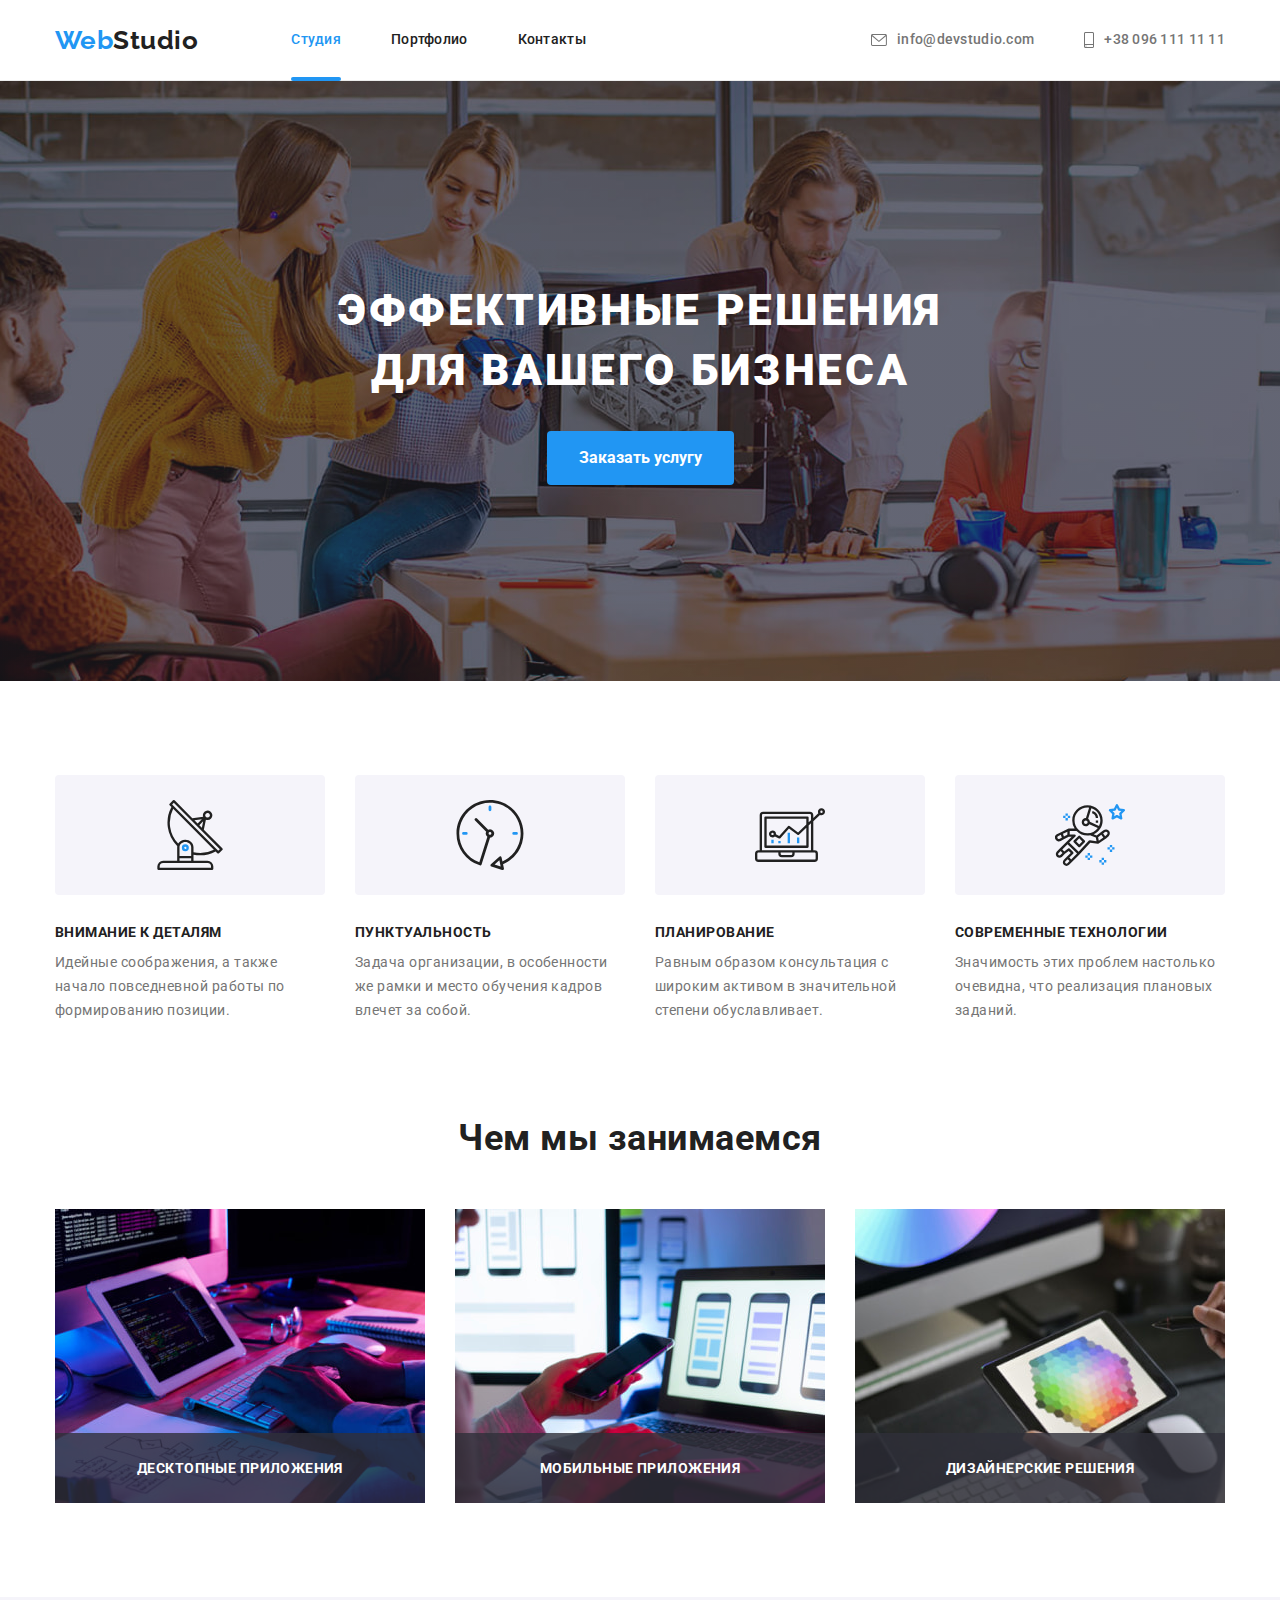
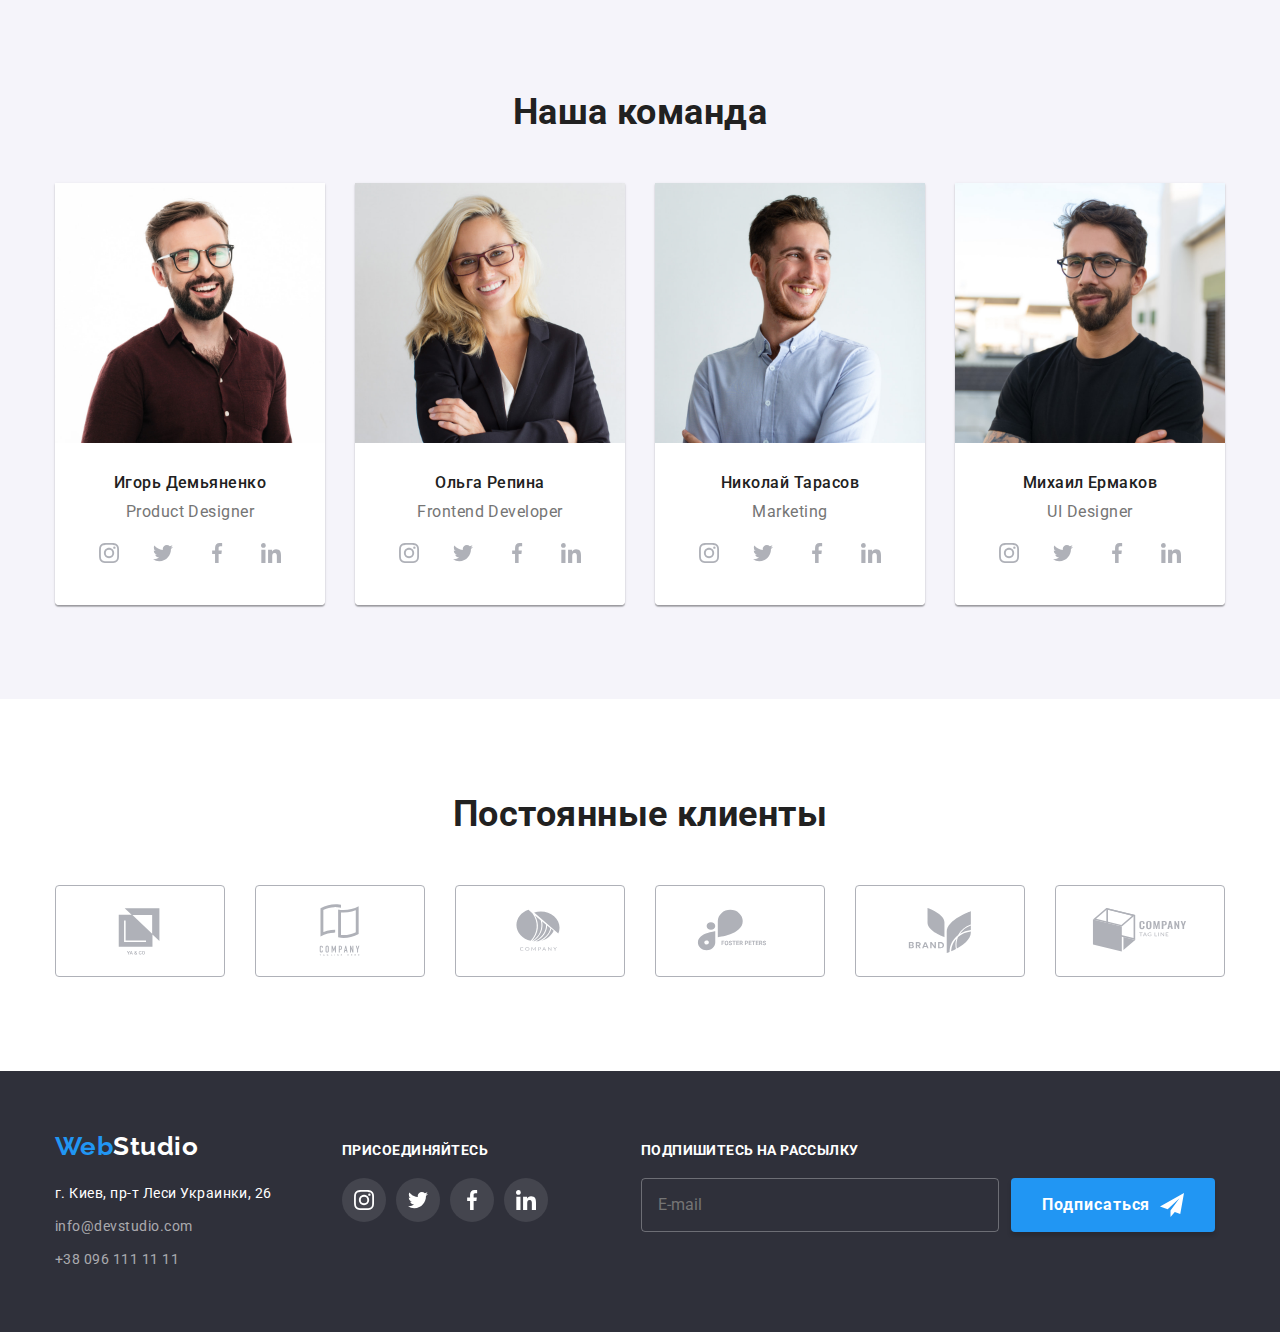
<file: index.html>
<!DOCTYPE html>
<html lang="ru">
  <head>
    <meta charset="UTF-8" />
    <meta http-equiv="X-UA-Compatible" content="IE=edge" />
    <meta name="viewport" content="width=device-width, initial-scale=1.0" />
    <title>HW-07</title>
    <link rel="preconnect" href="https://fonts.googleapis.com" />
    <link rel="preconnect" href="https://fonts.gstatic.com" crossorigin />
    <link
      href="https://fonts.googleapis.com/css2?family=Raleway:wght@700&family=Roboto:wght@400;500;700;900&display=swap"
      rel="stylesheet"
    />
    <link
      rel="stylesheet"
      href="https://cdnjs.cloudflare.com/ajax/libs/modern-normalize/1.1.0/modern-normalize.min.css"
    />
    <link rel="stylesheet" href="./css/main.min.css" />
  </head>

  <body>
    <!-- Шапка сайта -->
    <header class="header">
      <div class="container main-nav">
        <a href="./index.html" class="logo"
          >Web<span class="logo-main">Studio</span></a
        >
        <nav>
          <ul class="site-nav list">
            <li class="item">
              <a class="link current" href="./index.html">Студия</a>
            </li>

            <li class="item">
              <a class="link" href="./portfolio.html">Портфолио</a>
            </li>

            <li class="item">
              <a class="link" href="">Контакты</a>
            </li>
          </ul>
        </nav>
        <ul class="auth-nav list">
          <li class="item">
            <a href="mailto:info@devstudio.com" class="link">
              <svg width="16" height="12" class="icon">
                <use href="./image/sprite.svg#icon-envelope"></use>
              </svg>
              info@devstudio.com</a
            >
          </li>

          <li class="item">
            <a href="tel:+380961111111" class="link">
              <svg width="10" height="16" class="icon">
                <use href="./image/sprite.svg#icon-smartphone"></use>
              </svg>
              +38 096 111 11 11</a
            >
          </li>
        </ul>
      </div>
    </header>

    <!-- Мейн -->
    <main>
      <!-- Герой -->
      <section class="hero">
        <div class="container">
          <h1 class="hero-title">Эффективные решения для вашего бизнеса</h1>
          <button type="button" class="hero-btn" data-modal-open>
            Заказать услугу
          </button>
          <div class="backdrop is-hidden" data-modal>
            <div class="modal">
              <button class="modal-btn" data-modal-close>
                <svg width="18" height="18">
                  <use href="./image/sprite.svg#icon-close"></use>
                </svg>
              </button>
              <form class="form" autocomplete="off">
                <strong class="form-title"
                  >Оставьте свои данные, мы вам перезвоним</strong
                >
                <label class="form-group">
                  <span class="form-label">Имя</span>
                  <span class="form-field">
                    <input class="form-input" type="text" name="name" />
                    <svg class="form-icon" width="18" height="18">
                      <use href="./image/sprite.svg#icon-person"></use>
                    </svg>
                  </span>
                </label>

                <label class="form-group">
                  <span class="form-label">Телефон</span>
                  <span class="form-field">
                    <input class="form-input" type="tel" name="tel" />
                    <svg class="form-icon" width="18" height="18">
                      <use href="./image/sprite.svg#icon-phone"></use>
                    </svg>
                  </span>
                </label>

                <label class="form-group">
                  <span class="form-label">Почта</span>
                  <span class="form-field">
                    <input class="form-input" type="email" name="mail" />
                    <svg class="form-icon" width="18" height="18">
                      <use href="./image/sprite.svg#icon-email"></use>
                    </svg>
                  </span>
                </label>

                <label class="form-textarea">
                  <span class="form-label">Комментарий</span>
                  <textarea
                    class="form-comment"
                    name="comment"
                    rows="8"
                    placeholder="Введите текст"
                  ></textarea>
                </label>

                <label class="form-policy">
                  <input
                    class="checkbox visually-hidden"
                    type="checkbox"
                    name="policy"
                  />
                  <span class="custom-checkbox"></span>
                  <span class="policy-text"
                    >Соглашаюсь с рассылкой и принимаю
                    <a class="policy-doc" href="">Условия договора</a></span
                  >
                </label>

                <button class="form-btn" type="submit">Отправить</button>
              </form>
            </div>
          </div>
        </div>
      </section>

      <!-- Наши особенности -->
      <section class="section">
        <div class="container">
          <h2 class="container__title visually-hidden">Наши особенности</h2>
          <ul class="feature-list list">
            <li class="feature-list__item">
              <div class="feature-list__icon">
                <svg width="70" height="70">
                  <use href="./image/sprite.svg#icon-antenna"></use>
                </svg>
              </div>
              <h3 class="feature-list__title">Внимание к деталям</h3>
              <p class="feature-list__text">
                Идейные соображения, а также начало повседневной работы по
                формированию позиции.
              </p>
            </li>

            <li class="feature-list__item">
              <div class="feature-list__icon">
                <svg class="" width="70" height="70">
                  <use href="./image/sprite.svg#icon-clock"></use>
                </svg>
              </div>
              <h3 class="feature-list__title">Пунктуальность</h3>
              <p class="feature-list__text">
                Задача организации, в особенности же рамки и место обучения
                кадров влечет за собой.
              </p>
            </li>

            <li class="feature-list__item">
              <div class="feature-list__icon">
                <svg width="70" height="70" class="">
                  <use href="./image/sprite.svg#icon-diagram"></use>
                </svg>
              </div>
              <h3 class="feature-list__title">Планирование</h3>
              <p class="feature-list__text">
                Равным образом консультация с широким активом в значительной
                степени обуславливает.
              </p>
            </li>

            <li class="feature-list__item">
              <div class="feature-list__icon">
                <svg width="70" height="70" class="">
                  <use href="./image/sprite.svg#icon-astronaut"></use>
                </svg>
              </div>
              <h3 class="feature-list__title">Современные технологии</h3>
              <p class="feature-list__text">
                Значимость этих проблем настолько очевидна, что реализация
                плановых заданий.
              </p>
            </li>
          </ul>
        </div>
      </section>

      <!-- Наши работы -->
      <section class="section-works">
        <div class="container">
          <h2 class="container__title">Чем мы занимаемся</h2>
          <ul class="works-list list">
            <li class="works-list__item">
              <img
                class="img"
                src="./image/main/photo1.jpg"
                alt="картинка с компьютером"
                width="370"
              />
              <p class="works-list__text">Десктопные приложения</p>
            </li>

            <li class="works-list__item">
              <img
                class="img"
                src="./image/main/photo2.jpg"
                alt="картинка с ноутбуком"
                width="370"
              />
              <p class="works-list__text">Мобильные приложения</p>
            </li>

            <li class="works-list__item">
              <img
                class="img"
                src="./image/main/photo3.jpg"
                alt="картинка с планшетом"
                width="370"
              />
              <p class="works-list__text">Дизайнерские решения</p>
            </li>
          </ul>
        </div>
      </section>

      <!-- Команда -->
      <section class="section team">
        <div class="container">
          <h2 class="container__title">Наша команда</h2>
          <ul class="team-list list">
            <li class="item">
              <img src="./image/main/staff1.jpg" alt="сотрудник1" width="270" />
              <div class="card-content">
                <h3 class="title">Игорь Демьяненко</h3>
                <p lang="en" class="text">Product Designer</p>
                <ul class="socials list">
                  <li class="socials-item">
                    <a
                      href=""
                      target="_blank"
                      aria-label="иконка instagram"
                      class="socials-link link"
                    >
                      <svg width="20" height="20" class="socials-icon">
                        <use href="./image/sprite.svg#icon-instagram"></use>
                      </svg>
                    </a>
                  </li>

                  <li class="socials-item">
                    <a
                      href=""
                      target="_blank"
                      aria-label="иконка twitter"
                      class="socials-link link"
                    >
                      <svg width="20" height="20" class="socials-icon">
                        <use href="./image/sprite.svg#icon-twitter"></use>
                      </svg>
                    </a>
                  </li>

                  <li class="socials-item">
                    <a
                      href=""
                      target="_blank"
                      aria-label="иконка facebook"
                      class="socials-link link"
                    >
                      <svg width="20" height="20" class="socials-icon">
                        <use href="./image/sprite.svg#icon-facebook"></use>
                      </svg>
                    </a>
                  </li>

                  <li class="socials-item">
                    <a
                      href=""
                      target="_blank"
                      aria-label="иконка linkedin"
                      class="socials-link link"
                    >
                      <svg width="20" height="20" class="socials-icon">
                        <use href="./image/sprite.svg#icon-linkedin"></use>
                      </svg>
                    </a>
                  </li>
                </ul>
              </div>
            </li>

            <li class="item">
              <img src="./image/main/staff2.jpg" alt="сотрудник2" width="270" />
              <div class="card-content">
                <h3 class="title">Ольга Репина</h3>
                <p lang="en" class="text">Frontend Developer</p>
                <ul class="socials list">
                  <li class="socials-item">
                    <a
                      href=""
                      target="_blank"
                      aria-label="иконка instagram"
                      class="socials-link link"
                    >
                      <svg width="20" height="20" class="socials-icon">
                        <use href="./image/sprite.svg#icon-instagram"></use>
                      </svg>
                    </a>
                  </li>

                  <li class="socials-item">
                    <a
                      href=""
                      target="_blank"
                      aria-label="иконка twitter"
                      class="socials-link link"
                    >
                      <svg width="20" height="20" class="socials-icon">
                        <use href="./image/sprite.svg#icon-twitter"></use>
                      </svg>
                    </a>
                  </li>

                  <li class="socials-item">
                    <a
                      href=""
                      target="_blank"
                      aria-label="иконка facebook"
                      class="socials-link link"
                    >
                      <svg width="20" height="20" class="socials-icon">
                        <use href="./image/sprite.svg#icon-facebook"></use>
                      </svg>
                    </a>
                  </li>

                  <li class="socials-item">
                    <a
                      href=""
                      target="_blank"
                      aria-label="иконка linkedin"
                      class="socials-link link"
                    >
                      <svg width="20" height="20" class="socials-icon">
                        <use href="./image/sprite.svg#icon-linkedin"></use>
                      </svg>
                    </a>
                  </li>
                </ul>
              </div>
            </li>

            <li class="item">
              <img src="./image/main/staff3.jpg" alt="сотрудник3" width="270" />
              <div class="card-content">
                <h3 class="title">Николай Тарасов</h3>
                <p lang="en" class="text">Marketing</p>
                <ul class="socials list">
                  <li class="socials-item">
                    <a
                      href=""
                      target="_blank"
                      aria-label="иконка instagram"
                      class="socials-link link"
                    >
                      <svg width="20" height="20" class="socials-icon">
                        <use href="./image/sprite.svg#icon-instagram"></use>
                      </svg>
                    </a>
                  </li>

                  <li class="socials-item">
                    <a
                      href=""
                      target="_blank"
                      aria-label="иконка twitter"
                      class="socials-link link"
                    >
                      <svg width="20" height="20" class="socials-icon">
                        <use href="./image/sprite.svg#icon-twitter"></use>
                      </svg>
                    </a>
                  </li>

                  <li class="socials-item">
                    <a
                      href=""
                      target="_blank"
                      aria-label="иконка facebook"
                      class="socials-link link"
                    >
                      <svg width="20" height="20" class="socials-icon">
                        <use href="./image/sprite.svg#icon-facebook"></use>
                      </svg>
                    </a>
                  </li>

                  <li class="socials-item">
                    <a
                      href=""
                      target="_blank"
                      aria-label="иконка linkedin"
                      class="socials-link link"
                    >
                      <svg width="20" height="20" class="socials-icon">
                        <use href="./image/sprite.svg#icon-linkedin"></use>
                      </svg>
                    </a>
                  </li>
                </ul>
              </div>
            </li>

            <li class="item">
              <img src="./image/main/staff4.jpg" alt="сотрудник4" width="270" />
              <div class="card-content">
                <h3 class="title">Михаил Ермаков</h3>
                <p lang="en" class="text">UI Designer</p>
                <ul class="socials list">
                  <li class="socials-item">
                    <a
                      href=""
                      target="_blank"
                      aria-label="иконка instagram"
                      class="socials-link link"
                    >
                      <svg width="20" height="20" class="socials-icon">
                        <use href="./image/sprite.svg#icon-instagram"></use>
                      </svg>
                    </a>
                  </li>

                  <li class="socials-item">
                    <a
                      href=""
                      target="_blank"
                      aria-label="иконка twitter"
                      class="socials-link link"
                    >
                      <svg width="20" height="20" class="socials-icon">
                        <use href="./image/sprite.svg#icon-twitter"></use>
                      </svg>
                    </a>
                  </li>

                  <li class="socials-item">
                    <a
                      href=""
                      target="_blank"
                      aria-label="иконка facebook"
                      class="socials-link link"
                    >
                      <svg width="20" height="20" class="socials-icon">
                        <use href="./image/sprite.svg#icon-facebook"></use>
                      </svg>
                    </a>
                  </li>

                  <li class="socials-item">
                    <a
                      href=""
                      target="_blank"
                      aria-label="иконка linkedin"
                      class="socials-link link"
                    >
                      <svg width="20" height="20" class="socials-icon">
                        <use href="./image/sprite.svg#icon-linkedin"></use>
                      </svg>
                    </a>
                  </li>
                </ul>
              </div>
            </li>
          </ul>
        </div>
      </section>

      <!-- Постоянные клиенты -->
      <section class="section">
        <div class="container">
          <h2 class="container__title">Постоянные клиенты</h2>
          <ul class="clients-list list">
            <li class="clients-list__item">
              <a class="clients-list__logo" href="">
                <svg class="clients-list__icon" width="106" height="60">
                  <use href="./image/sprite.svg#icon-logo"></use>
                </svg>
              </a>
            </li>

            <li class="clients-list__item">
              <a class="clients-list__logo" href="">
                <svg class="clients-list__icon" width="106" height="60">
                  <use href="./image/sprite.svg#icon-logo-1"></use>
                </svg>
              </a>
            </li>

            <li class="clients-list__item">
              <a class="clients-list__logo" href="">
                <svg class="clients-list__icon" width="106" height="60">
                  <use href="./image/sprite.svg#icon-logo-2"></use>
                </svg>
              </a>
            </li>

            <li class="clients-list__item">
              <a class="clients-list__logo" href="">
                <svg class="clients-list__icon" width="106" height="60">
                  <use href="./image/sprite.svg#icon-logo-3"></use>
                </svg>
              </a>
            </li>

            <li class="clients-list__item">
              <a class="clients-list__logo" href="">
                <svg class="clients-list__icon" width="106" height="60">
                  <use href="./image/sprite.svg#icon-logo-4"></use>
                </svg>
              </a>
            </li>

            <li class="clients-list__item">
              <a class="clients-list__logo" href="">
                <svg class="clients-list__icon" width="106" height="60">
                  <use href="./image/sprite.svg#icon-logo-5"></use>
                </svg>
              </a>
            </li>
          </ul>
        </div>
      </section>
    </main>

    <!--Подвал  -->
    <footer class="footer">
      <div class="footer-container container">
        <div class="logo-section">
          <a href="./index.html" class="logo-ft"
            >Web<span class="logo-text">Studio</span></a
          >
          <address class="adr">г. Киев, пр-т Леси Украинки, 26</address>
          <ul class="footer-auth list">
            <li class="mail">
              <a href="mailto:info@devstudio.com" class="link"
                >info@devstudio.com</a
              >
            </li>

            <li>
              <a href="tel:+380961111111" class="link">+38 096 111 11 11</a>
            </li>
          </ul>
        </div>

        <!-- Присоединяйтесь -->
        <div class="join-section">
          <h3 class="join-tittle">присоединяйтесь</h3>
          <ul class="join-list list">
            <li class="join-item">
              <a
                class="join-link link"
                href=""
                target="_blank"
                aria-label="иконка instagram"
              >
                <svg class="join-icon" width="20" height="20">
                  <use href="./image/sprite.svg#icon-instagram"></use>
                </svg>
              </a>
            </li>

            <li class="join-item">
              <a
                class="join-link link"
                href=""
                target="_blank"
                aria-label="иконка twitter"
              >
                <svg width="20" height="20">
                  <use href="./image/sprite.svg#icon-twitter"></use>
                </svg>
              </a>
            </li>

            <li class="join-item">
              <a
                class="join-link link"
                href=""
                target="_blank"
                aria-label="иконка facebook"
              >
                <svg width="20" height="20">
                  <use href="./image/sprite.svg#icon-facebook"></use>
                </svg>
              </a>
            </li>

            <li class="join-item">
              <a
                class="join-link link"
                href=""
                target="_blank"
                aria-label="иконка linkedin"
              >
                <svg width="20" height="20">
                  <use href="./image/sprite.svg#icon-linkedin"></use>
                </svg>
              </a>
            </li>
          </ul>
        </div>

        <!-- Форма "подпишитесь" -->
        <form class="form-footer">
          <strong class="form-footer-title">Подпишитесь на рассылку</strong>
          <div class="form-footer-box">
            <input
              class="form-footer-field"
              type="email"
              name="subscribe"
              placeholder="E-mail"
            />
            <button class="form-footer-btn" type="submit">
              Подписаться
              <svg class="form-footer-icon" width="24" height="24">
                <use href="./image/sprite.svg#icon-send"></use>
              </svg>
            </button>
          </div>
        </form>
      </div>
    </footer>

    <script src="./js/modal.js"></script>
  </body>
</html>
</file>
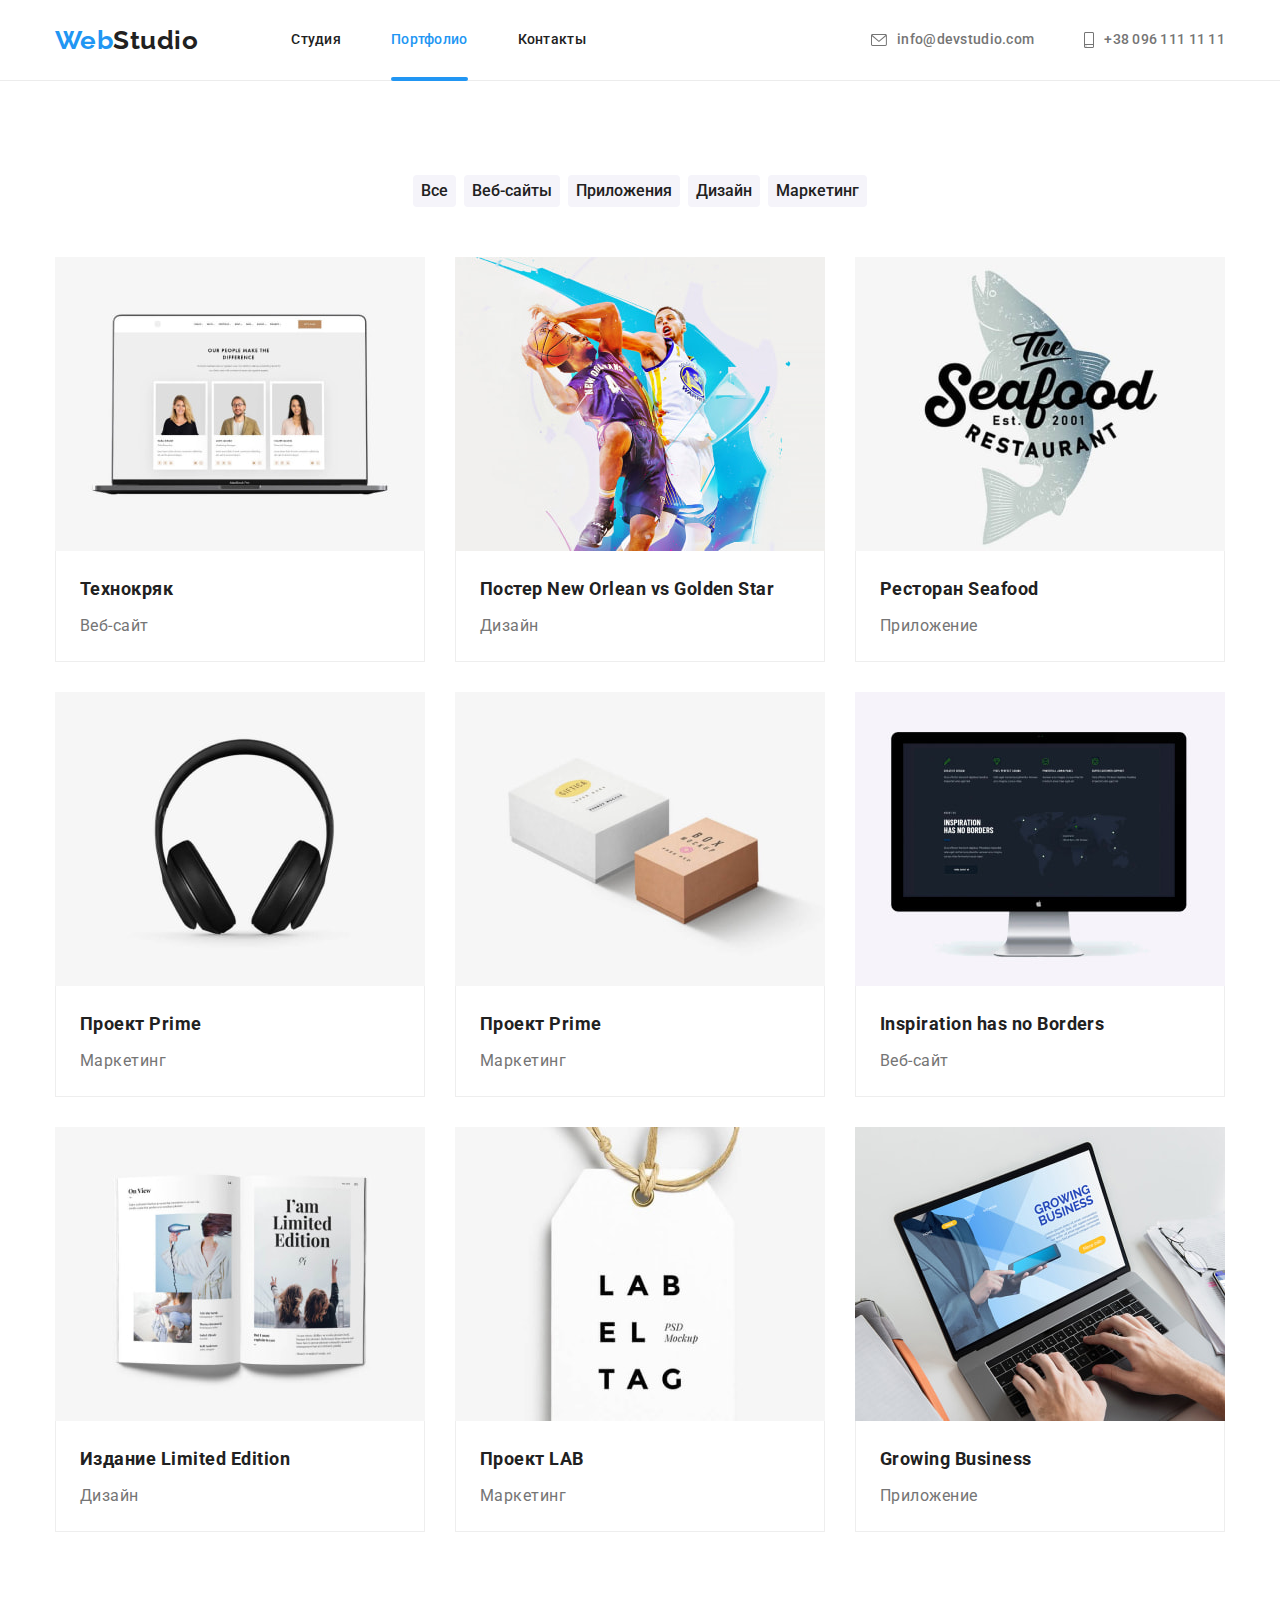
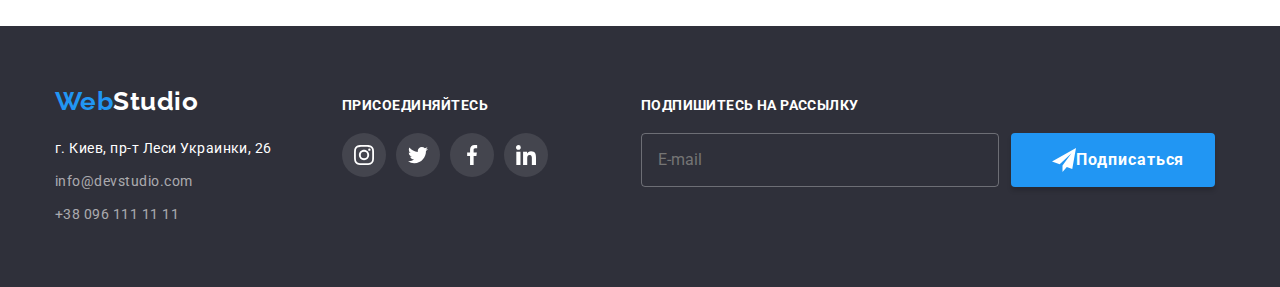
<file: portfolio.html>
<!DOCTYPE html>
<html lang="ru">
  <head>
    <meta charset="UTF-8" />
    <meta http-equiv="X-UA-Compatible" content="IE=edge" />
    <meta name="viewport" content="width=device-width, initial-scale=1.0" />
    <title>HW-07</title>
    <link rel="preconnect" href="https://fonts.googleapis.com" />
    <link rel="preconnect" href="https://fonts.gstatic.com" crossorigin />
    <link
      href="https://fonts.googleapis.com/css2?family=Raleway:wght@700&family=Roboto:wght@400;500;700;900&display=swap"
      rel="stylesheet"
    />
    <link
      rel="stylesheet"
      href="https://cdnjs.cloudflare.com/ajax/libs/modern-normalize/1.1.0/modern-normalize.min.css"
    />
    <link rel="stylesheet" href="./css/main.min.css" />
  </head>

  <body>
    <!-- Шапка сайта -->
    <header class="header">
      <div class="container main-nav">
        <a href="./index.html" class="logo"
          >Web<span class="logo-main">Studio</span></a
        >
        <nav>
          <ul class="site-nav list">
            <li class="item">
              <a href="./index.html" class="link">Студия</a>
            </li>

            <li class="item">
              <a href="./portfolio.html" class="link current">Портфолио</a>
            </li>

            <li class="item">
              <a href="" class="link">Контакты</a>
            </li>
          </ul>
        </nav>
        <ul class="auth-nav list">
          <li class="item">
            <a href="mailto:info@devstudio.com" class="link">
              <svg width="16" height="12" class="icon">
                <use href="./image/sprite.svg#icon-envelope"></use>
              </svg>
              info@devstudio.com</a
            >
          </li>

          <li class="item">
            <a href="tel:+380961111111" class="link">
              <svg width="10" height="16" class="icon">
                <use href="./image/sprite.svg#icon-smartphone"></use>
              </svg>
              +38 096 111 11 11</a
            >
          </li>
        </ul>
      </div>
    </header>

    <!-- Мейн -->
    <main>
      <section class="section">
        <div class="container">
          <h1 class="visually-hidden">Портфолио</h1>
          <ul class="portfolio-btn portfolio-nav list">
            <li class="item">
              <button type="button" class="btn">Все</button>
            </li>

            <li class="item">
              <button type="button" class="btn">Веб-сайты</button>
            </li>

            <li class="item">
              <button type="button" class="btn">Приложения</button>
            </li>

            <li class="item">
              <button type="button" class="btn">Дизайн</button>
            </li>

            <li class="item">
              <button type="button" class="btn">Маркетинг</button>
            </li>
          </ul>
          <ul class="works list">
            <li class="item">
              <a href="" class="link">
                <div class="works-thumb">
                  <img
                    src="./image/portfolio/portfolio1.jpg"
                    alt="картинка сайта"
                    width="370"
                  />
                  <p class="text-thumb">
                    Ресурс предлагает комплексные предложения с разным уровнем
                    функционала и сервисов. Все это позволит посетителю получить
                    исчерпывающие сведения о компании или частном лице.
                  </p>
                </div>
                <div class="card-content">
                  <h2 class="title">Технокряк</h2>
                  <p class="text">Веб-сайт</p>
                </div>
              </a>
            </li>

            <li class="item">
              <a href="" class="link">
                <div class="works-thumb">
                  <img
                    src="./image/portfolio/portfolio2.jpg"
                    alt="баксетбольный постер"
                    width="370"
                  />
                  <p class="text-thumb">
                    Ресурс предлагает комплексные предложения с разным уровнем
                    функционала и сервисов. Все это позволит посетителю получить
                    исчерпывающие сведения о компании или частном лице.
                  </p>
                </div>
                <div class="card-content">
                  <h2 class="title">
                    Постер <span lang="en">New Orlean vs Golden Star</span>
                  </h2>
                  <p class="text">Дизайн</p>
                </div>
              </a>
            </li>

            <li class="item">
              <a href="" class="link">
                <div class="works-thumb">
                  <img
                    src="./image/portfolio/portfolio3.jpg"
                    alt="постер ресторана"
                    width="370"
                  />
                  <p class="text-thumb">
                    Ресурс предлагает комплексные предложения с разным уровнем
                    функционала и сервисов. Все это позволит посетителю получить
                    исчерпывающие сведения о компании или частном лице.
                  </p>
                </div>
                <div class="card-content">
                  <h2 class="title">Ресторан <span lang="en">Seafood</span></h2>
                  <p class="text">Приложение</p>
                </div>
              </a>
            </li>

            <li class="item">
              <a href="" class="link">
                <div class="works-thumb">
                  <img
                    src="./image/portfolio/portfolio4.jpg"
                    alt="картинка с наушниками"
                    width="370"
                  />
                  <p class="text-thumb">
                    Ресурс предлагает комплексные предложения с разным уровнем
                    функционала и сервисов. Все это позволит посетителю получить
                    исчерпывающие сведения о компании или частном лице.
                  </p>
                </div>
                <div class="card-content">
                  <h2 class="title">Проект <span lang="en">Prime</span></h2>
                  <p class="text">Маркетинг</p>
                </div>
              </a>
            </li>

            <li class="item">
              <a href="" class="link">
                <div class="works-thumb">
                  <img
                    src="./image/portfolio/portfolio5.jpg"
                    alt="картинка с коробками"
                    width="370"
                  />
                  <p class="text-thumb">
                    Ресурс предлагает комплексные предложения с разным уровнем
                    функционала и сервисов. Все это позволит посетителю получить
                    исчерпывающие сведения о компании или частном лице.
                  </p>
                </div>
                <div class="card-content">
                  <h2 class="title">Проект <span lang="en">Prime</span></h2>
                  <p class="text">Маркетинг</p>
                </div>
              </a>
            </li>

            <li class="item">
              <a href="" class="link">
                <div class="works-thumb">
                  <img
                    src="./image/portfolio/portfolio6.jpg"
                    alt="картинка с монитором"
                    width="370"
                  />
                  <p class="text-thumb">
                    Ресурс предлагает комплексные предложения с разным уровнем
                    функционала и сервисов. Все это позволит посетителю получить
                    исчерпывающие сведения о компании или частном лице.
                  </p>
                </div>
                <div class="card-content">
                  <h2 class="title">
                    <span lang="en">Inspiration has no Borders</span>
                  </h2>
                  <p class="text">Веб-сайт</p>
                </div>
              </a>
            </li>

            <li class="item">
              <a href="" class="link">
                <div class="works-thumb">
                  <img
                    src="./image/portfolio/portfolio7.jpg"
                    alt="картинка с журналом"
                    width="370"
                  />
                  <p class="text-thumb">
                    Ресурс предлагает комплексные предложения с разным уровнем
                    функционала и сервисов. Все это позволит посетителю получить
                    исчерпывающие сведения о компании или частном лице.
                  </p>
                </div>
                <div class="card-content">
                  <h2 class="title">
                    Издание <span lang="en">Limited Edition</span>
                  </h2>
                  <p class="text">Дизайн</p>
                </div>
              </a>
            </li>

            <li class="item">
              <a href="" class="link">
                <div class="works-thumb">
                  <img
                    src="./image/portfolio/portfolio8.jpg"
                    alt="картинка с биркой"
                    width="370"
                  />
                  <p class="text-thumb">
                    Ресурс предлагает комплексные предложения с разным уровнем
                    функционала и сервисов. Все это позволит посетителю получить
                    исчерпывающие сведения о компании или частном лице.
                  </p>
                </div>
                <div class="card-content">
                  <h2 class="title">Проект <span lang="en">LAB</span></h2>
                  <p class="text">Маркетинг</p>
                </div>
              </a>
            </li>

            <li class="item">
              <a href="" class="link">
                <div class="works-thumb">
                  <img
                    src="./image/portfolio/portfolio9.jpg"
                    alt="картинка с ноутбуком"
                    width="370"
                  />
                  <p class="text-thumb">
                    Ресурс предлагает комплексные предложения с разным уровнем
                    функционала и сервисов. Все это позволит посетителю получить
                    исчерпывающие сведения о компании или частном лице.
                  </p>
                </div>
                <div class="card-content">
                  <h2 class="title"><span lang="en">Growing Business</span></h2>
                  <p class="text">Приложение</p>
                </div>
              </a>
            </li>
          </ul>
        </div>
      </section>
    </main>

    <!--Подвал  -->
    <footer class="footer">
      <div class="footer-container container">
        <div class="logo-section">
          <a href="./index.html" class="logo-ft"
            >Web<span class="logo-text">Studio</span></a
          >
          <address class="adr">г. Киев, пр-т Леси Украинки, 26</address>
          <ul class="footer-auth list">
            <li class="mail">
              <a href="mailto:info@devstudio.com" class="link"
                >info@devstudio.com</a
              >
            </li>

            <li>
              <a href="tel:+380961111111" class="link">+38 096 111 11 11</a>
            </li>
          </ul>
        </div>

        <!-- Присоединяйтесь -->
        <div class="join-section">
          <h3 class="join-tittle">присоединяйтесь</h3>
          <ul class="join-list list">
            <li class="join-item">
              <a
                class="join-link link"
                href=""
                target="_blank"
                aria-label="иконка instagram"
              >
                <svg class="join-icon" width="20" height="20">
                  <use href="./image/sprite.svg#icon-instagram"></use>
                </svg>
              </a>
            </li>

            <li class="join-item">
              <a
                class="join-link link"
                href=""
                target="_blank"
                aria-label="иконка twitter"
              >
                <svg width="20" height="20">
                  <use href="./image/sprite.svg#icon-twitter"></use>
                </svg>
              </a>
            </li>

            <li class="join-item">
              <a
                class="join-link link"
                href=""
                target="_blank"
                aria-label="иконка facebook"
              >
                <svg width="20" height="20">
                  <use href="./image/sprite.svg#icon-facebook"></use>
                </svg>
              </a>
            </li>

            <li class="join-item">
              <a
                class="join-link link"
                href=""
                target="_blank"
                aria-label="иконка linkedin"
              >
                <svg width="20" height="20">
                  <use href="./image/sprite.svg#icon-linkedin"></use>
                </svg>
              </a>
            </li>
          </ul>
        </div>

        <!-- Форма "подпишитесь" -->
        <form class="form-footer">
          <strong class="form-footer-title">Подпишитесь на рассылку</strong>
          <div class="form-footer-box">
            <input
              class="form-footer-field"
              type="email"
              placeholder="E-mail"
            />
            <button class="form-footer-btn" type="button">
              <svg class="form-footer-icon" width="24" height="24">
                <use href="./image/sprite.svg#icon-send"></use>
              </svg>
              Подписаться
            </button>
          </div>
        </form>
      </div>
    </footer>
  </body>
</html>
</file>
<file: css/main.min.css>
:root{--primary-text-color: #757575;--title-text-color: #212121;--accent-color: #2196f3;--background-primary-color: #ffffff;--taiming-function: cubic-bezier(0.4, 0, 0.2, 1)}.visually-hidden{position:absolute;width:1px;height:1px;margin:-1px;border:0;padding:0;white-space:nowrap;-webkit-clip-path:inset(100%);clip-path:inset(100%);clip:rect(0 0 0 0);overflow:hidden}body{font-family:"Roboto", sans-serif;letter-spacing:0.03em;background-color:var(--background-primary-color);color:var(--primary-text-color)}h1,h2,h3,h4,h5,h6,p{margin:0}.list{padding:0;margin:0;list-style:none}img{display:block;max-width:100%;height:auto}textarea{resize:none}.header{border-bottom-width:1px;border-bottom-style:solid;border-bottom-color:#ececec}.section{padding:94px 0}.section-works{padding-bottom:94px}.container{width:1200px;padding-left:15px;padding-right:15px;margin-left:auto;margin-right:auto}.container__title{margin-bottom:50px;font-size:36px;line-height:1.17;text-align:center;color:var(--title-text-color)}.logo{margin-right:93px;font-family:"Raleway", sans-serif;font-weight:700;font-size:26px;line-height:1.19;color:var(--accent-color);text-decoration:none}.logo-main{color:var(--title-text-color)}.main-nav{display:-webkit-box;display:-ms-flexbox;display:flex;-webkit-box-align:center;-ms-flex-align:center;align-items:center}.site-nav{display:-webkit-box;display:-ms-flexbox;display:flex}.site-nav .item:not(:last-child){margin-right:50px}.site-nav .link{position:relative;display:block;padding-top:32px;padding-bottom:32px;font-weight:500;font-size:14px;line-height:1.14;letter-spacing:0.02em;color:var(--title-text-color);text-decoration:none;-webkit-transition:color 250ms var(--taiming-function);transition:color 250ms var(--taiming-function)}.site-nav .link:hover,.site-nav .link:focus{color:var(--accent-color)}.site-nav .link.current{color:var(--accent-color)}.site-nav .link.current::after{position:absolute;top:96%;left:0;content:"";display:block;width:100%;height:4px;border-radius:2px;background-color:var(--accent-color)}.auth-nav{display:-webkit-box;display:-ms-flexbox;display:flex;margin-left:auto}.auth-nav .item:not(:last-child){margin-right:50px}.auth-nav .link{display:-webkit-box;display:-ms-flexbox;display:flex;-ms-flex-line-pack:center;align-content:center;-webkit-box-align:center;-ms-flex-align:center;align-items:center;padding-top:32px;padding-bottom:32px;font-weight:500;font-size:14px;line-height:1.14;letter-spacing:0.02em;color:var(--primary-text-color);text-decoration:none;-webkit-transition:color 250ms var(--taiming-function);transition:color 250ms var(--taiming-function)}.auth-nav .link:hover,.auth-nav .link:focus{color:var(--accent-color)}.icon{margin-right:10px;fill:currentColor}.hero{max-width:1600px;height:600px;margin-left:auto;margin-right:auto;padding-top:200px;padding-bottom:200px;text-align:center;background-color:#c4c4c4;background-image:-webkit-gradient(linear, left top, right top, from(rgba(47,48,58,0.4)), to(rgba(47,48,58,0.4))),url(../image/main/hero.jpg);background-image:linear-gradient(to right, rgba(47,48,58,0.4), rgba(47,48,58,0.4)),url(../image/main/hero.jpg);background-position:center}.hero-title{width:696px;margin-right:auto;margin-left:auto;margin-bottom:30px;font-weight:900;font-size:44px;line-height:1.36;letter-spacing:0.06em;text-transform:uppercase;color:#ffffff}.backdrop{position:fixed;top:0;left:0;width:100%;height:100%;z-index:10;background-color:rgba(0,0,0,0.2);opacity:1;-webkit-transition:opacity 250ms var(--taiming-function),visibility 250ms var(--taiming-function);transition:opacity 250ms var(--taiming-function),visibility 250ms var(--taiming-function)}.backdrop.is-hidden{opacity:0;visibility:hidden;pointer-events:none}.backdrop.is-hidden .modal{-webkit-transform:translate(-50%, -50%) scale(0.7);transform:translate(-50%, -50%) scale(0.7)}.modal{position:absolute;left:50%;top:50%;padding:44px 40px 36px 40px;width:528px;height:581px;background-color:#fff;-webkit-box-shadow:0px 1px 3px rgba(0,0,0,0.12),0px 1px 1px rgba(0,0,0,0.14),0px 2px 1px rgba(0,0,0,0.2);box-shadow:0px 1px 3px rgba(0,0,0,0.12),0px 1px 1px rgba(0,0,0,0.14),0px 2px 1px rgba(0,0,0,0.2);border-radius:4px;-webkit-transform:translate(-50%, -50%) scale(1);transform:translate(-50%, -50%) scale(1);-webkit-transition:-webkit-transform 250ms var(--taiming-function);transition:-webkit-transform 250ms var(--taiming-function);transition:transform 250ms var(--taiming-function);transition:transform 250ms var(--taiming-function), -webkit-transform 250ms var(--taiming-function)}.modal-btn{position:absolute;top:8px;right:8px;display:-webkit-box;display:-ms-flexbox;display:flex;-webkit-box-align:center;-ms-flex-align:center;align-items:center;-webkit-box-pack:center;-ms-flex-pack:center;justify-content:center;padding:0;width:30px;height:30px;background-color:transparent;border:1px solid rgba(0,0,0,0.1);border-radius:50%;cursor:pointer;-webkit-transition:fill 250ms var(--taiming-function);transition:fill 250ms var(--taiming-function)}.modal-btn:hover,.modal-btn:focus{fill:var(--accent-color)}.form{margin-left:auto;margin-right:auto}.form-btn{padding:10px 55px;font-family:inherit;font-weight:700;font-size:16px;line-height:1.88;letter-spacing:0.06em;cursor:pointer;background:#188ce8;color:#fff;-webkit-box-shadow:0px 4px 4px rgba(0,0,0,0.15);box-shadow:0px 4px 4px rgba(0,0,0,0.15);border-radius:4px;border:none}.form-title{display:block;margin-bottom:12px;font-size:20px;line-height:1.15;text-align:center;letter-spacing:0.03em;color:#212121}.form-group{display:block;margin-bottom:10px}.form-label{display:block;margin-bottom:4px;font-size:12px;line-height:1.17;letter-spacing:0.01em;text-align:left;color:var(--primary-text-color)}.form-input{padding:12px 5px 12px 42px;width:100%;border:1px solid rgba(33,33,33,0.2);border-radius:4px;cursor:pointer;outline:transparent;-webkit-transition:border 250ms var(--taiming-function);transition:border 250ms var(--taiming-function)}.form-input:focus,.form-comment:focus{border:1px solid var(--accent-color)}.form-field{position:relative}.form-icon{position:absolute;left:12px;top:50%;-webkit-transform:translateY(-50%);transform:translateY(-50%);-webkit-transition:fill 250ms var(--taiming-function);transition:fill 250ms var(--taiming-function)}.form-input:focus ~ .form-icon{fill:var(--accent-color)}.form-textarea{display:block;margin-bottom:20px}.form-comment{display:block;height:120px;padding:12px 16px;width:100%;border:1px solid rgba(33,33,33,0.2);border-radius:4px;outline:transparent;resize:none;cursor:pointer}.form-comment::-webkit-input-placeholder{font-weight:400;font-size:12px;line-height:1.14;letter-spacing:0.01em;color:rgba(117,117,117,0.5)}.form-comment:-ms-input-placeholder{font-weight:400;font-size:12px;line-height:1.14;letter-spacing:0.01em;color:rgba(117,117,117,0.5)}.form-comment::-ms-input-placeholder{font-weight:400;font-size:12px;line-height:1.14;letter-spacing:0.01em;color:rgba(117,117,117,0.5)}.form-comment::placeholder{font-weight:400;font-size:12px;line-height:1.14;letter-spacing:0.01em;color:rgba(117,117,117,0.5)}.form-policy{display:-webkit-box;display:-ms-flexbox;display:flex;-webkit-box-align:center;-ms-flex-align:center;align-items:center;margin-bottom:30px}.policy-text{font-size:14px;line-height:1.71;letter-spacing:0.03em}.policy-doc{color:var(--accent-color)}.custom-checkbox{display:block;width:16px;height:15px;margin-right:8px;border:2px solid #212121;border-radius:2px;-webkit-transition:border-color 250ms var(--taiming-function);transition:border-color 250ms var(--taiming-function)}.checkbox:focus+.custom-checkbox{border-color:var(--accent-color)}.checkbox:checked+.custom-checkbox{border-color:var(--accent-color);background-color:var(--accent-color);background-image:url(../image/icon/icon-check.svg);background-size:contain;background-origin:border-box}.hero-btn{padding:10px 30px;border-color:transparent;border-radius:4px;font-family:inherit;font-weight:700;font-size:16px;line-height:1.88;cursor:pointer;color:#ffffff;background-color:var(--accent-color);-webkit-transform:box-shadow 250ms var(--taiming-function);transform:box-shadow 250ms var(--taiming-function)}.hero-btn:hover,.hero-btn:focus{-webkit-box-shadow:0px 4px 4px rgba(0,0,0,0.15);box-shadow:0px 4px 4px rgba(0,0,0,0.15)}.portfolio-btn .btn{border-color:transparent;border-radius:4px;font-family:inherit;font-weight:500;font-size:16px;line-height:1.63;cursor:pointer;color:var(--title-text-color);background-color:#f5f4fa;-webkit-transition:color 250ms var(--taiming-function),background-color 250ms var(--taiming-function),-webkit-box-shadow 250ms var(--taiming-function);transition:color 250ms var(--taiming-function),background-color 250ms var(--taiming-function),-webkit-box-shadow 250ms var(--taiming-function);transition:color 250ms var(--taiming-function),background-color 250ms var(--taiming-function),box-shadow 250ms var(--taiming-function);transition:color 250ms var(--taiming-function),background-color 250ms var(--taiming-function),box-shadow 250ms var(--taiming-function),-webkit-box-shadow 250ms var(--taiming-function)}.portfolio-btn .btn:hover,.portfolio-btn .btn:focus{color:#ffffff;background-color:var(--accent-color);-webkit-box-shadow:0px 3px 1px rgba(0,0,0,0.1),0px 1px 2px rgba(0,0,0,0.08),0px 2px 2px rgba(0,0,0,0.12);box-shadow:0px 3px 1px rgba(0,0,0,0.1),0px 1px 2px rgba(0,0,0,0.08),0px 2px 2px rgba(0,0,0,0.12)}.feature-list{display:-webkit-box;display:-ms-flexbox;display:flex}.feature-list__item{-ms-flex-preferred-size:calc((100% - 90px) / 4);flex-basis:calc((100% - 90px) / 4)}.feature-list__item:not(:last-child){margin-right:30px}.feature-list__icon{display:-webkit-box;display:-ms-flexbox;display:flex;-webkit-box-pack:center;-ms-flex-pack:center;justify-content:center;-webkit-box-align:center;-ms-flex-align:center;align-items:center;margin-bottom:30px;width:270px;height:120px;border-radius:4px;background-color:#f5f4fa}.feature-list__title{margin-bottom:10px;font-size:14px;line-height:1.14;text-transform:uppercase;color:var(--title-text-color)}.feature-list__text{font-size:14px;line-height:1.71}.works-list{display:-webkit-box;display:-ms-flexbox;display:flex}.works-list__item{-ms-flex-preferred-size:calc(100% / 3);flex-basis:calc(100% / 3)}.works-list__item:not(:last-child){margin-right:30px}.works-list__item{position:relative}.works-list__text{position:absolute;bottom:0;left:0;content:"";display:-webkit-box;display:-ms-flexbox;display:flex;-webkit-box-pack:center;-ms-flex-pack:center;justify-content:center;-webkit-box-align:center;-ms-flex-align:center;align-items:center;width:100%;height:70px;font-size:14px;font-weight:700;letter-spacing:0.03em;text-transform:uppercase;color:#fff;background-color:rgba(47,48,58,0.8)}.team-list{display:-webkit-box;display:-ms-flexbox;display:flex}.team-list .item,.team-list .card-content{border-radius:0 0 4px 4px}.team-list .item{-ms-flex-preferred-size:calc((100% - 90px) / 4);flex-basis:calc((100% - 90px) / 4);text-align:center;-webkit-box-shadow:0px 1px 3px rgba(0,0,0,0.12),0px 1px 1px rgba(0,0,0,0.14),0px 2px 1px rgba(0,0,0,0.2);box-shadow:0px 1px 3px rgba(0,0,0,0.12),0px 1px 1px rgba(0,0,0,0.14),0px 2px 1px rgba(0,0,0,0.2)}.team-list .item:not(:last-child){margin-right:30px}.team-list .title{font-weight:500;font-size:16px;line-height:1.19;color:var(--title-text-color)}.team-list .text{margin-top:10px;margin-bottom:10px;line-height:1.19}.team{background-color:#f5f4fa}.card-content{padding:30px 0;background-color:var(--background-primary-color)}.socials{display:-webkit-box;display:-ms-flexbox;display:flex;-webkit-box-pack:center;-ms-flex-pack:center;justify-content:center;-webkit-box-align:center;-ms-flex-align:center;align-items:center;background-color:var(--background-primary-color)}.socials-item:not(:last-child){margin-right:10px}.socials-link{display:-webkit-box;display:-ms-flexbox;display:flex;-webkit-box-pack:center;-ms-flex-pack:center;justify-content:center;-webkit-box-align:center;-ms-flex-align:center;align-items:center;width:44px;height:44px;border-radius:50%;-webkit-transition:background-color 250ms var(--taiming-function);transition:background-color 250ms var(--taiming-function)}.socials-icon{fill:#afb1b8;-webkit-transition:fill 250ms var(--taiming-function);transition:fill 250ms var(--taiming-function)}.socials-link:hover .socials-icon,.socials-link:focus .socials-icon{fill:#ffffff}.socials-link:hover,.socials-link:focus{background-color:var(--accent-color)}.clients-list{display:-webkit-box;display:-ms-flexbox;display:flex}.clients-list__item:not(:last-child){margin-right:30px}.clients-list__logo{display:-webkit-box;display:-ms-flexbox;display:flex;-webkit-box-pack:center;-ms-flex-pack:center;justify-content:center;-webkit-box-align:center;-ms-flex-align:center;align-items:center;width:170px;height:92px;border-radius:4px;border:1px solid #afb1b8;-webkit-transition:border-color 250ms var(--taiming-function);transition:border-color 250ms var(--taiming-function)}.clients-list__icon{fill:#afb1b8;-webkit-transition:fill 250ms var(--taiming-function);transition:fill 250ms var(--taiming-function)}.clients-list__logo:hover,.clients-list__logo:focus{border-color:var(--accent-color)}.clients-list__logo:hover .clients-list__icon,.clients-list__logo:focus .clients-list__icon{fill:var(--accent-color)}.portfolio-nav{display:-webkit-box;display:-ms-flexbox;display:flex;-webkit-box-pack:center;-ms-flex-pack:center;justify-content:center;margin-bottom:50px}.portfolio-nav .item:not(:last-child){margin-right:8px}.works{display:-webkit-box;display:-ms-flexbox;display:flex;-ms-flex-wrap:wrap;flex-wrap:wrap;margin-left:-30px;margin-top:-30px}.works .item{margin-left:30px;margin-top:30px;-ms-flex-preferred-size:calc((100% - 90px) / 3);flex-basis:calc((100% - 90px) / 3)}.works .link{text-decoration:none;display:block;-webkit-transition:-webkit-box-shadow 250ms var(--taiming-function);transition:-webkit-box-shadow 250ms var(--taiming-function);transition:box-shadow 250ms var(--taiming-function);transition:box-shadow 250ms var(--taiming-function), -webkit-box-shadow 250ms var(--taiming-function)}.works .title{font-weight:700;font-size:18px;line-height:2;color:var(--title-text-color)}.works .text{margin-top:4px;line-height:1.88;color:var(--primary-text-color)}.works .link:hover,.works .link:focus{-webkit-box-shadow:0px 1px 1px rgba(0,0,0,0.12),0px 4px 4px rgba(0,0,0,0.06),1px 4px 6px rgba(0,0,0,0.16);box-shadow:0px 1px 1px rgba(0,0,0,0.12),0px 4px 4px rgba(0,0,0,0.06),1px 4px 6px rgba(0,0,0,0.16)}.works .card-content{padding:20px 24px;border-right-width:1px;border-right-style:solid;border-right-color:#eeeeee;border-bottom-width:1px;border-bottom-style:solid;border-bottom-color:#eeeeee;border-left-width:1px;border-left-style:solid;border-left-color:#eeeeee}.works-thumb{position:relative;overflow:hidden}.works .link:hover .text-thumb,.works .link:focus .text-thumb{-webkit-transform:translateY(0);transform:translateY(0)}.text-thumb{position:absolute;content:"";padding:63px 24px;width:100%;height:100%;top:0;left:0;font-size:18px;line-height:1.56;letter-spacing:0.03em;color:#fff;background-color:rgba(33,150,243,0.9);-webkit-transform:translateY(101%);transform:translateY(101%);-webkit-transition:-webkit-transform 250ms var(--taiming-function);transition:-webkit-transform 250ms var(--taiming-function);transition:transform 250ms var(--taiming-function);transition:transform 250ms var(--taiming-function), -webkit-transform 250ms var(--taiming-function)}.footer{padding:60px 0;background-color:#2f303a}.footer-container{display:-webkit-box;display:-ms-flexbox;display:flex;-webkit-box-align:baseline;-ms-flex-align:baseline;align-items:baseline}.logo-text{color:#fff}.adr{margin-bottom:9px;font-style:normal;font-size:14px;line-height:1.71;color:#fff}.mail:not(:last-child){margin-bottom:9px}.footer-auth .link{font-size:14px;line-height:1.71;color:rgba(255,255,255,0.6);text-decoration:none;-webkit-transition:color 250ms var(--taiming-function);transition:color 250ms var(--taiming-function)}.footer-auth .link:focus,.footer-auth .link:hover{color:var(--accent-color)}.logo-section{margin-right:70px}.logo-ft{display:block;margin-bottom:20px;font-family:"Raleway", sans-serif;font-weight:700;font-size:26px;line-height:1.19;color:var(--accent-color);text-decoration:none}.join-tittle{margin-bottom:20px;font-size:14px;color:#fff;text-transform:uppercase}.join-list{display:-webkit-box;display:-ms-flexbox;display:flex;-webkit-box-align:center;-ms-flex-align:center;align-items:center}.join-item:not(:last-child){margin-right:10px}.join-link{display:-webkit-box;display:-ms-flexbox;display:flex;-webkit-box-pack:center;-ms-flex-pack:center;justify-content:center;-webkit-box-align:center;-ms-flex-align:center;align-items:center;width:44px;height:44px;border-radius:50%;fill:#fff;background-color:rgba(255,255,255,0.1);-webkit-transition:background-color 250ms var(--taiming-function);transition:background-color 250ms var(--taiming-function)}.join-link:hover,.join-link:focus{background-color:var(--accent-color)}.form-footer{margin-left:93px}.form-footer-box{display:-webkit-box;display:-ms-flexbox;display:flex}.form-footer-title{display:block;margin-bottom:20px;font-size:14px;letter-spacing:0.03em;text-transform:uppercase;color:#ffffff}.form-footer-field{display:block;width:358px;padding:15px 16px;color:#fff;background-color:inherit;border:1px solid rgba(255,255,255,0.3);border-radius:4px;outline:transparent}.form-footer-btn{display:-webkit-box;display:-ms-flexbox;display:flex;-webkit-box-align:center;-ms-flex-align:center;align-items:center;-webkit-box-pack:center;-ms-flex-pack:center;justify-content:center;padding:10px 29px;margin-left:12px;font-weight:700;line-height:1.88;letter-spacing:0.06em;color:#fff;background:var(--accent-color);border-color:transparent;-webkit-box-shadow:0px 4px 4px rgba(0,0,0,0.15);box-shadow:0px 4px 4px rgba(0,0,0,0.15);border-radius:4px;cursor:pointer}.form-footer-icon{margin-left:10px}
/*# sourceMappingURL=main.min.css.map */
</file>
